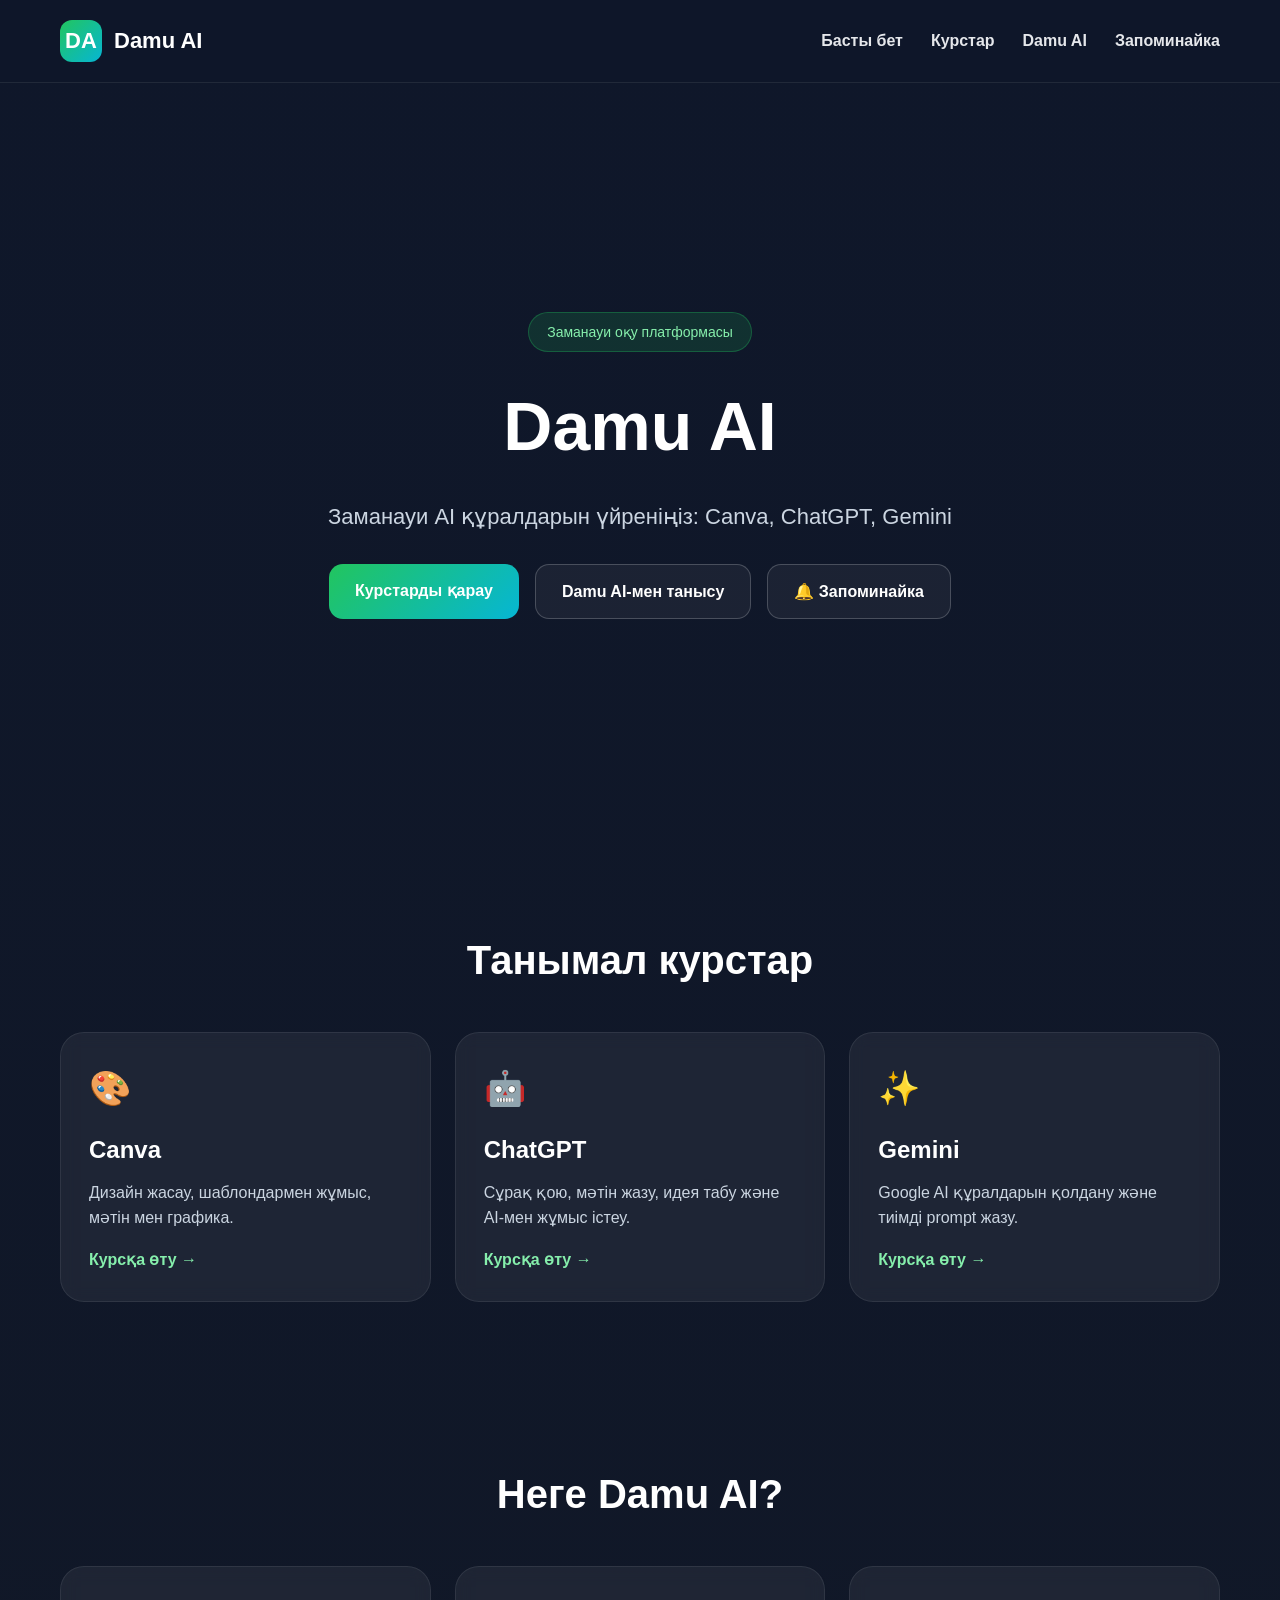
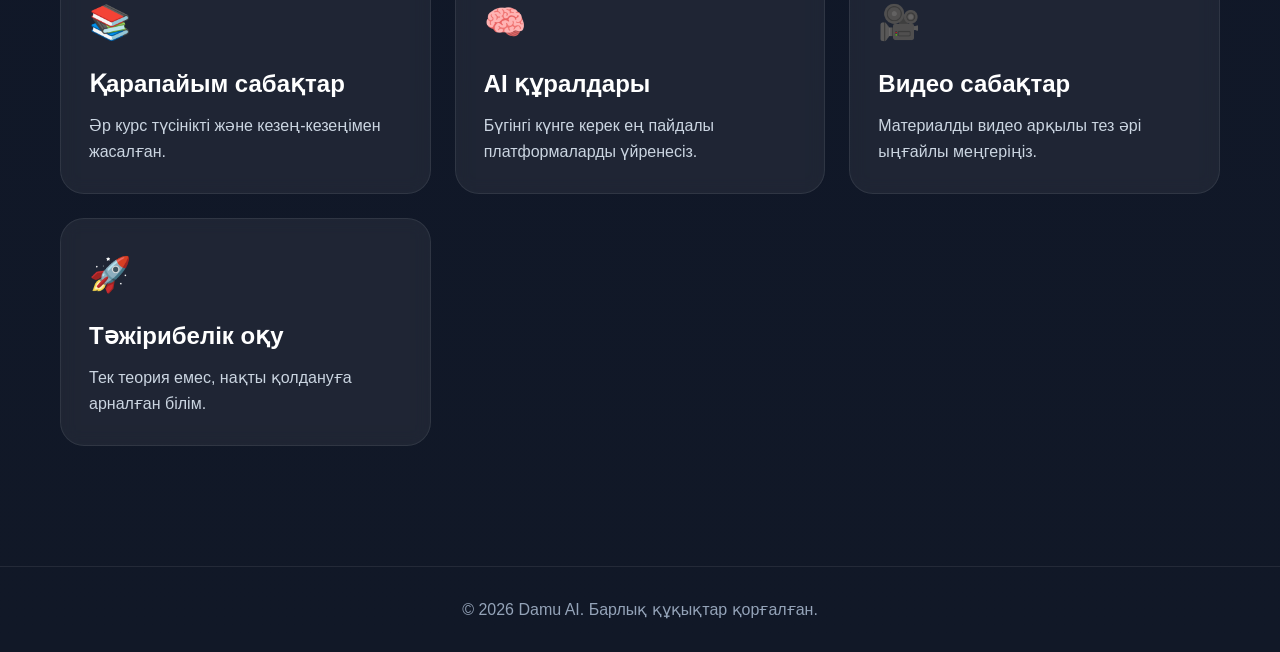
<file: index.html>
<!DOCTYPE html>
<html lang="kk">
<head>
  <meta charset="UTF-8" />
  <meta name="viewport" content="width=device-width, initial-scale=1.0" />
  <title>Damu AI</title>
  <link rel="stylesheet" href="style.css" />
</head>
<body>

  <header class="header">
    <div class="logo">
      <div class="logo-icon">DA</div>
      <span>Damu AI</span>
    </div>

    <nav class="nav">
      <a href="index.html">Басты бет</a>
      <a href="#courses">Курстар</a>
      <a href="#about">Damu AI</a>
      <a href="zapominajka.html">Запоминайка</a>
    </nav>
  </header>

  <main>
    <section class="hero">
      <div class="hero-badge">Заманауи оқу платформасы</div>
      <h1>Damu AI</h1>
      <p>
        Заманауи AI құралдарын үйреніңіз: Canva, ChatGPT, Gemini
      </p>

      <div class="hero-buttons">
        <a href="#courses" class="btn btn-primary">Курстарды қарау</a>
        <a href="#about" class="btn btn-secondary">Damu AI-мен танысу</a>
        <a href="zapominajka.html" class="btn btn-secondary">🔔 Запоминайка</a>
      </div>
    </section>

    <section class="courses" id="courses">
      <h2>Танымал курстар</h2>
      <div class="cards">

        <a href="canva.html" class="card">
          <div class="card-icon">🎨</div>
          <h3>Canva</h3>
          <p>Дизайн жасау, шаблондармен жұмыс, мәтін мен графика.</p>
          <span class="card-link">Курсқа өту →</span>
        </a>

        <a href="chatgpt.html" class="card">
          <div class="card-icon">🤖</div>
          <h3>ChatGPT</h3>
          <p>Сұрақ қою, мәтін жазу, идея табу және AI-мен жұмыс істеу.</p>
          <span class="card-link">Курсқа өту →</span>
        </a>

        <a href="gemini.html" class="card">
          <div class="card-icon">✨</div>
          <h3>Gemini</h3>
          <p>Google AI құралдарын қолдану және тиімді prompt жазу.</p>
          <span class="card-link">Курсқа өту →</span>
        </a>

      </div>
    </section>

    <section class="features" id="about">
      <h2>Неге Damu AI?</h2>

      <div class="feature-grid">
        <div class="feature-box">
          <div class="feature-icon">📚</div>
          <h3>Қарапайым сабақтар</h3>
          <p>Әр курс түсінікті және кезең-кезеңімен жасалған.</p>
        </div>

        <div class="feature-box">
          <div class="feature-icon">🧠</div>
          <h3>AI құралдары</h3>
          <p>Бүгінгі күнге керек ең пайдалы платформаларды үйренесіз.</p>
        </div>

        <div class="feature-box">
          <div class="feature-icon">🎥</div>
          <h3>Видео сабақтар</h3>
          <p>Материалды видео арқылы тез әрі ыңғайлы меңгеріңіз.</p>
        </div>

        <div class="feature-box">
          <div class="feature-icon">🚀</div>
          <h3>Тәжірибелік оқу</h3>
          <p>Тек теория емес, нақты қолдануға арналған білім.</p>
        </div>
      </div>
    </section>
  </main>

  <footer class="footer">
    <p>© 2026 Damu AI. Барлық құқықтар қорғалған.</p>
  </footer>

</body>
</html>
</file>
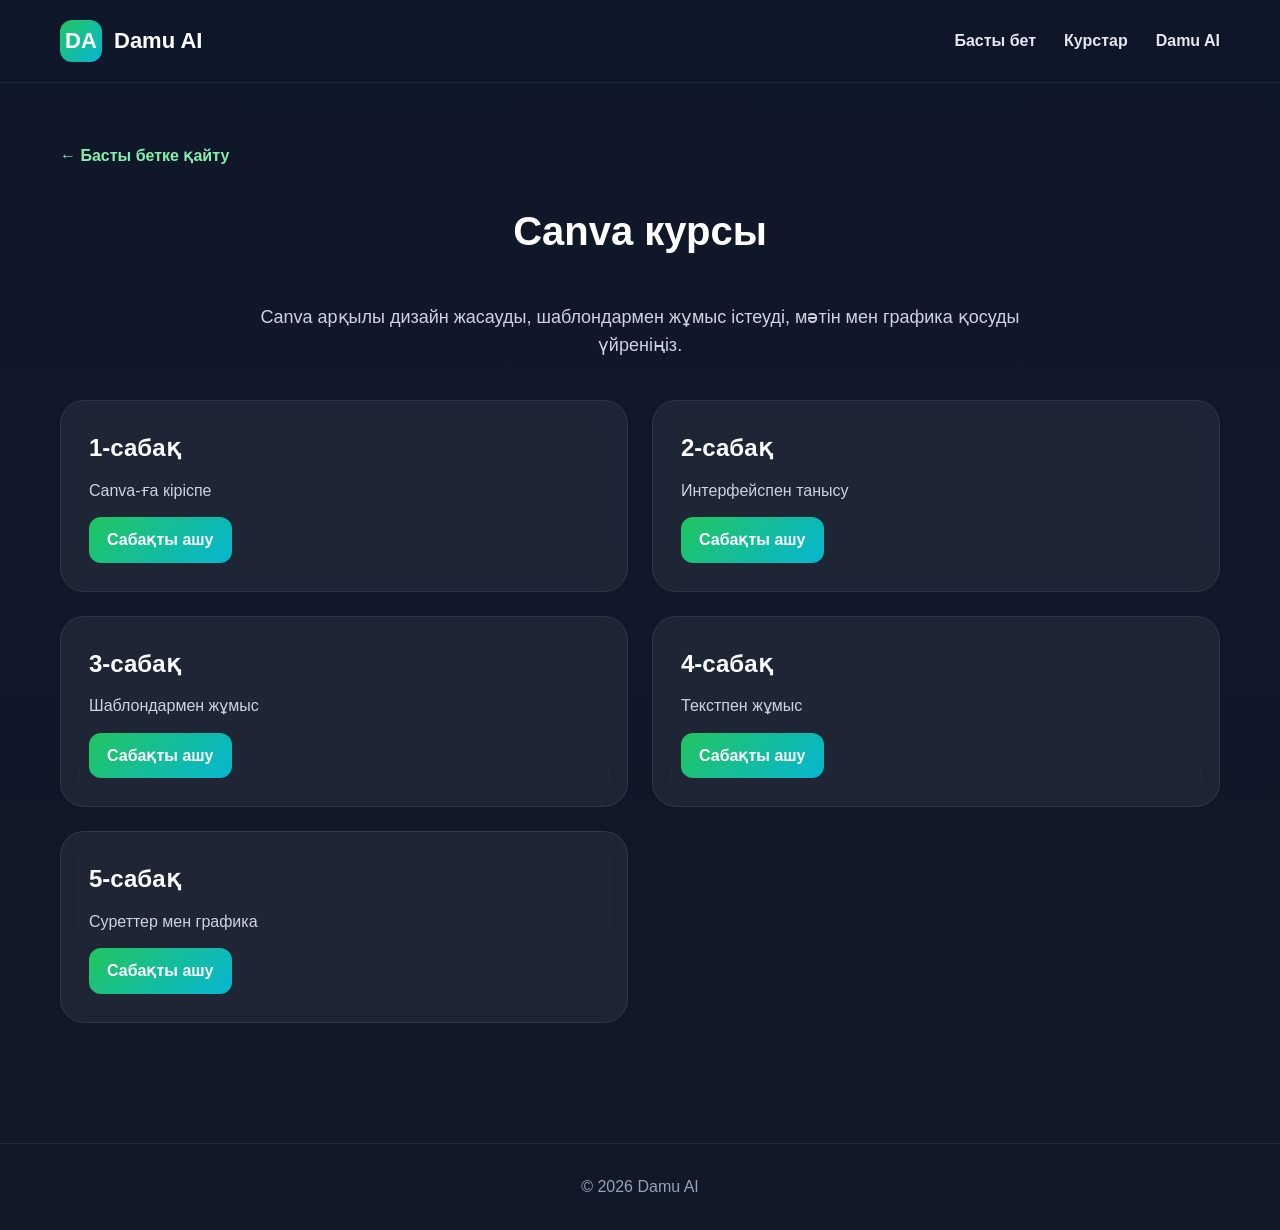
<file: canva.html>
<!DOCTYPE html>
<html lang="kk">
<head>
  <meta charset="UTF-8" />
  <meta name="viewport" content="width=device-width, initial-scale=1.0" />
  <title>Canva — Damu AI</title>
  <link rel="stylesheet" href="style.css" />
</head>
<body>
  <header class="header">
    <div class="logo">
      <div class="logo-icon">DA</div>
      <span>Damu AI</span>
    </div>
    <nav class="nav">
      <a href="index.html">Басты бет</a>
      <a href="index.html#courses">Курстар</a>
      <a href="index.html#about">Damu AI</a>
    </nav>
  </header>

  <main class="course-page">
    <a href="index.html" class="back-link">← Басты бетке қайту</a>
    <h1>Canva курсы</h1>
    <p class="course-intro">
      Canva арқылы дизайн жасауды, шаблондармен жұмыс істеуді, мәтін мен графика қосуды үйреніңіз.
    </p>

    <div class="lessons">
      <div class="lesson-card">
        <h3>1-сабақ</h3>
        <p>Canva-ға кіріспе</p>
        <a href="https://youtu.be/8XroIaIyPXY?si=J5krrXheUSEi7FcF" target="_blank">Сабақты ашу</a>
      </div>

      <div class="lesson-card">
        <h3>2-сабақ</h3>
        <p>Интерфейспен танысу</p>
        <a href="https://youtu.be/LSoFhtOnUaE?si=HeUScebhPesfhyCI" target="_blank">Сабақты ашу</a>
      </div>

      <div class="lesson-card">
        <h3>3-сабақ</h3>
        <p>Шаблондармен жұмыс</p>
        <a href="https://youtu.be/iKq5Cdff6uk?si=Ef8z4qQGS8ZqpTlr" target="_blank">Сабақты ашу</a>
      </div>

      <div class="lesson-card">
        <h3>4-сабақ</h3>
        <p>Текстпен жұмыс</p>
        <a href="https://youtu.be/nIhfQqX__Rg?si=PuwD7ACmn1tWfnLu" target="_blank">Сабақты ашу</a>
      </div>

      <div class="lesson-card">
        <h3>5-сабақ</h3>
        <p>Суреттер мен графика</p>
        <a href="https://youtu.be/OZGL-o0Y4cg?si=DddsQisGswqiHQY4" target="_blank">Сабақты ашу</a>
      </div>
    </div>
  </main>

  <footer class="footer">
    <p>© 2026 Damu AI</p>
  </footer>
</body>
</html>
</file>
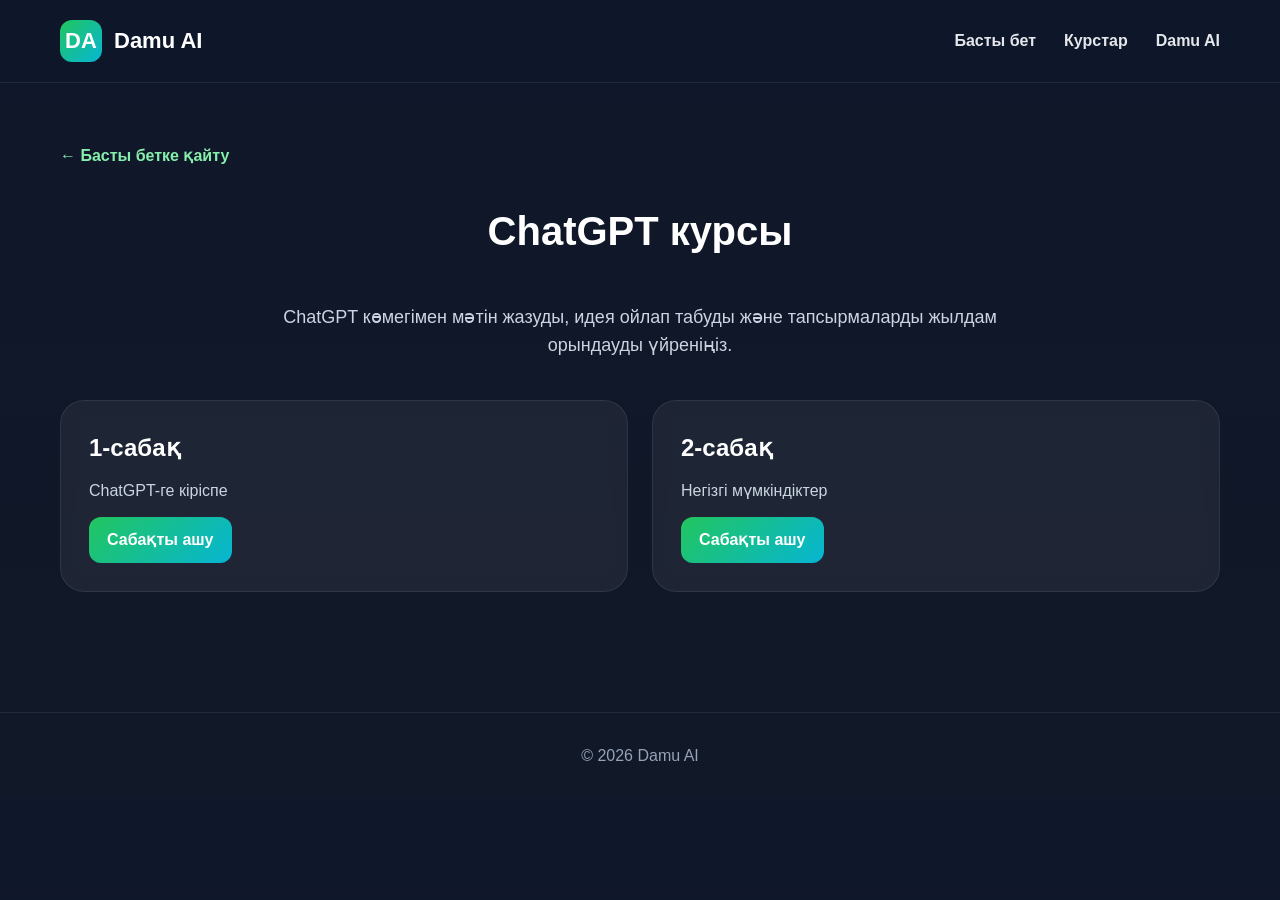
<file: chatgpt.html>
<!DOCTYPE html>
<html lang="kk">
<head>
  <meta charset="UTF-8" />
  <meta name="viewport" content="width=device-width, initial-scale=1.0" />
  <title>ChatGPT — Damu AI</title>
  <link rel="stylesheet" href="style.css" />
</head>
<body>
  <header class="header">
    <div class="logo">
      <div class="logo-icon">DA</div>
      <span>Damu AI</span>
    </div>
    <nav class="nav">
      <a href="index.html">Басты бет</a>
      <a href="index.html#courses">Курстар</a>
      <a href="index.html#about">Damu AI</a>
    </nav>
  </header>

  <main class="course-page">
    <a href="index.html" class="back-link">← Басты бетке қайту</a>
    <h1>ChatGPT курсы</h1>
    <p class="course-intro">
      ChatGPT көмегімен мәтін жазуды, идея ойлап табуды және тапсырмаларды жылдам орындауды үйреніңіз.
    </p>

    <div class="lessons">
      <div class="lesson-card">
        <h3>1-сабақ</h3>
        <p>ChatGPT-ге кіріспе</p>
        <a href="https://youtu.be/xbvlByeAyUs?si=NSCvRXFFklDgMYJ7" target="_blank">Сабақты ашу</a>
      </div>

      <div class="lesson-card">
        <h3>2-сабақ</h3>
        <p>Негізгі мүмкіндіктер</p>
        <a href="https://youtu.be/rt_CX91Nhso?si=0B-xVsNN5OD9AjpI" target="_blank">Сабақты ашу</a>
      </div>
    </div>
  </main>

  <footer class="footer">
    <p>© 2026 Damu AI</p>
  </footer>
</body>
</html>
</file>
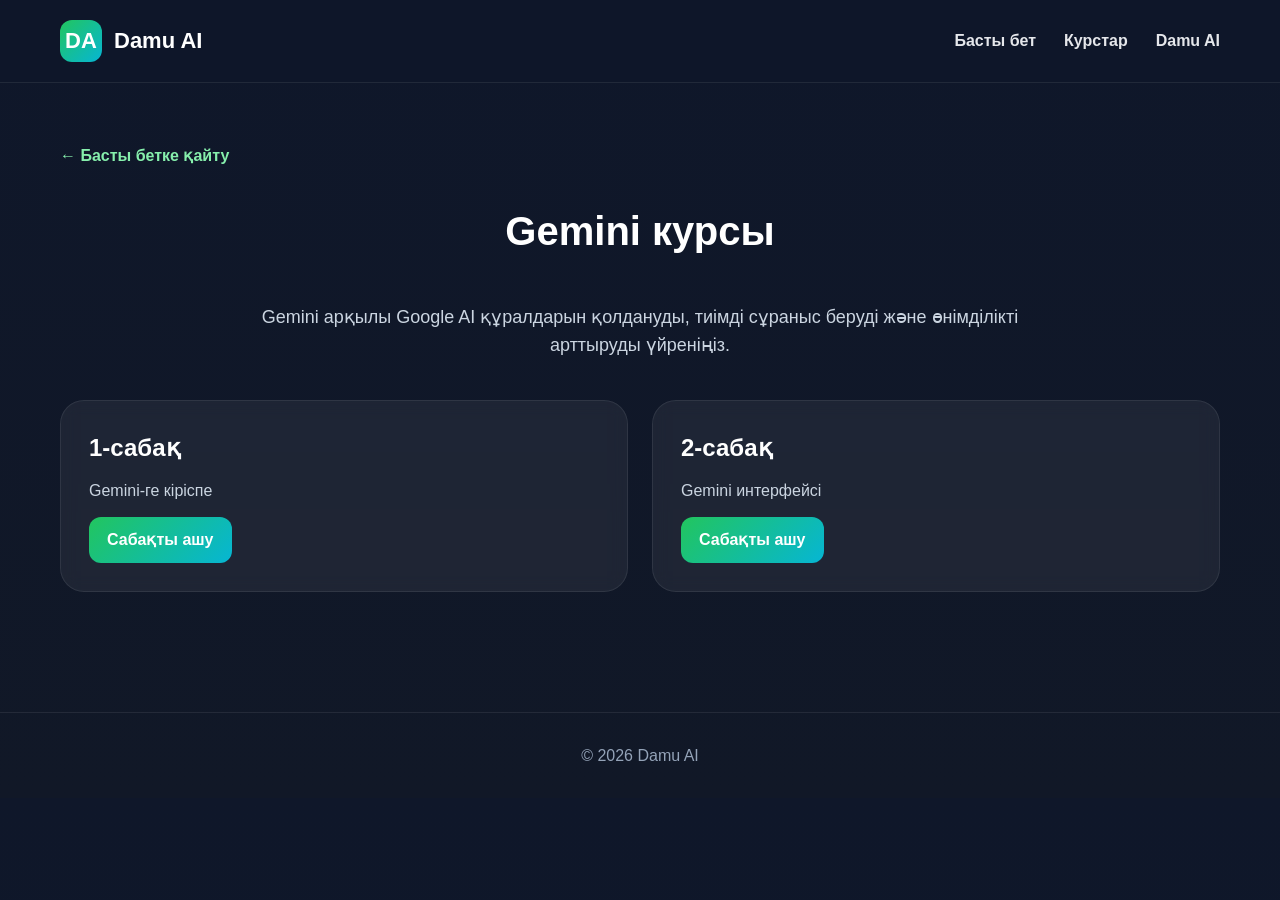
<file: gemini.html>
<!DOCTYPE html>
<html lang="kk">
<head>
  <meta charset="UTF-8" />
  <meta name="viewport" content="width=device-width, initial-scale=1.0" />
  <title>Gemini — Damu AI</title>
  <link rel="stylesheet" href="style.css" />
</head>
<body>
  <header class="header">
    <div class="logo">
      <div class="logo-icon">DA</div>
      <span>Damu AI</span>
    </div>
    <nav class="nav">
      <a href="index.html">Басты бет</a>
      <a href="index.html#courses">Курстар</a>
      <a href="index.html#about">Damu AI</a>
    </nav>
  </header>

  <main class="course-page">
    <a href="index.html" class="back-link">← Басты бетке қайту</a>
    <h1>Gemini курсы</h1>
    <p class="course-intro">
      Gemini арқылы Google AI құралдарын қолдануды, тиімді сұраныс беруді және өнімділікті арттыруды үйреніңіз.
    </p>

    <div class="lessons">
      <div class="lesson-card">
        <h3>1-сабақ</h3>
        <p>Gemini-ге кіріспе</p>
        <a href="https://youtu.be/FjFByBnClmI?si=Z6gTF1m0xAtOaThO" target="_blank">Сабақты ашу</a>
      </div>

      <div class="lesson-card">
        <h3>2-сабақ</h3>
        <p>Gemini интерфейсі</p>
        <a href="https://youtu.be/M0IkPs61L5c?si=cA5SelJ99RwvYOn6" target="_blank">Сабақты ашу</a>
      </div>
    </div>
  </main>

  <footer class="footer">
    <p>© 2026 Damu AI</p>
  </footer>
</body>
</html>
</file>
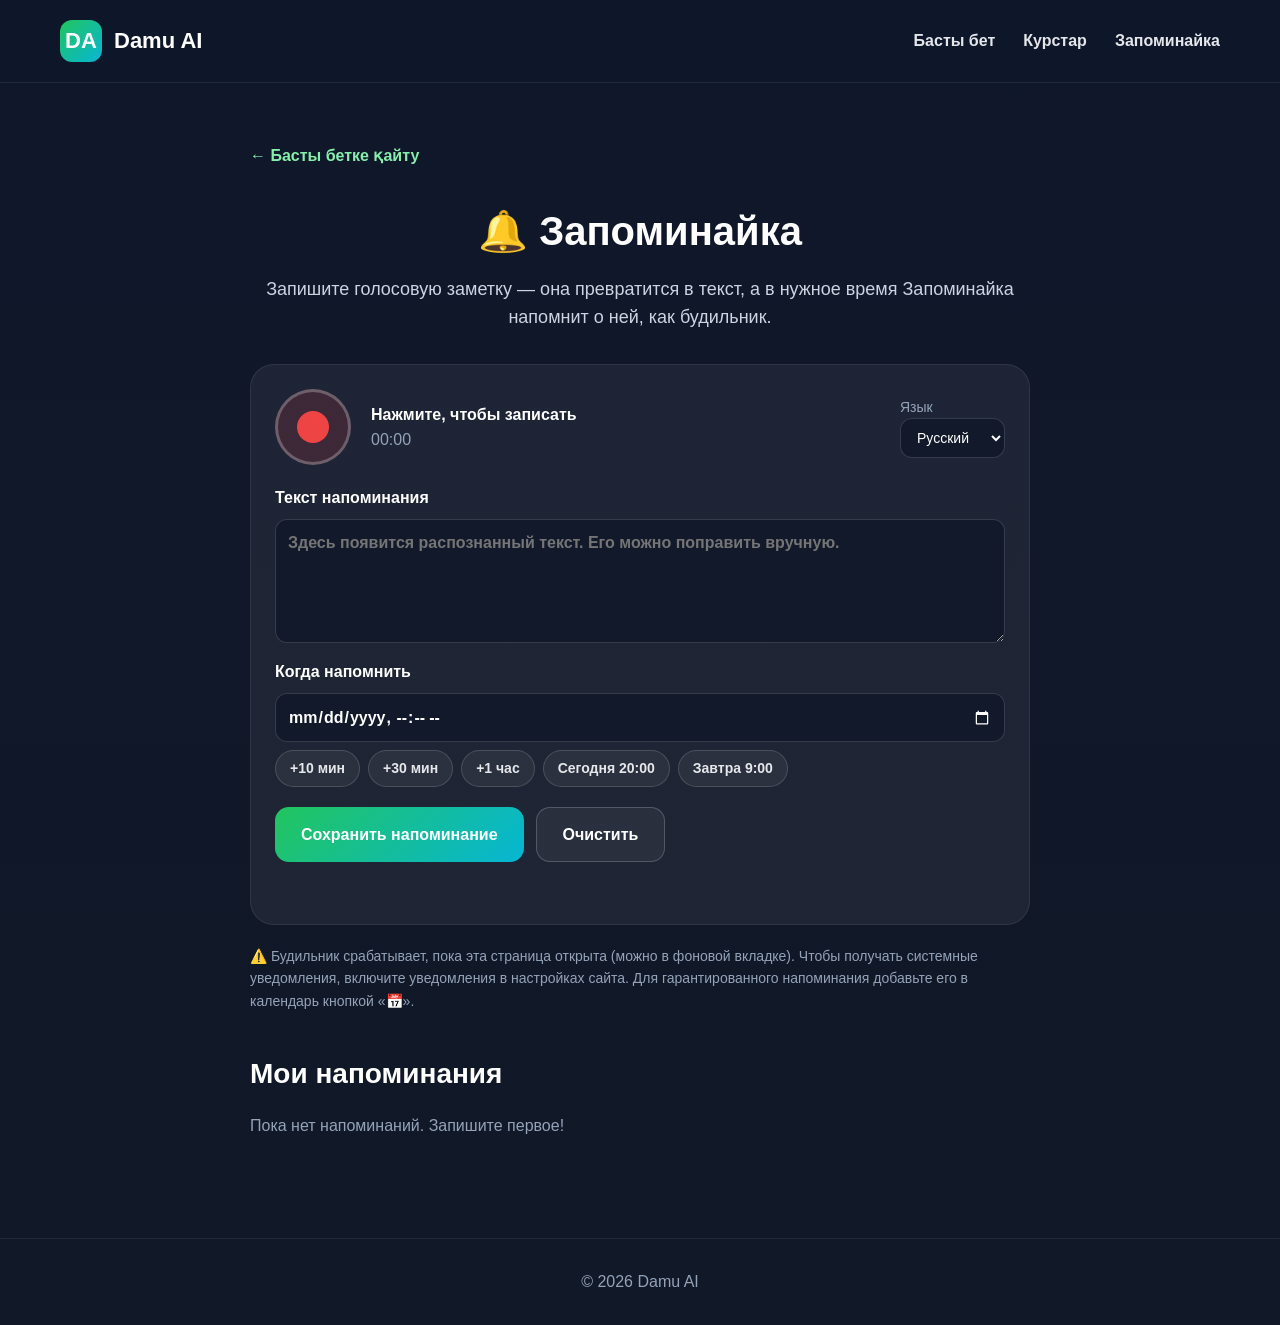
<file: zapominajka.html>
<!DOCTYPE html>
<html lang="ru">
<head>
  <meta charset="UTF-8" />
  <meta name="viewport" content="width=device-width, initial-scale=1.0" />
  <title>Запоминайка — Damu AI</title>
  <link rel="stylesheet" href="style.css" />
  <link rel="stylesheet" href="zapominajka.css" />
</head>
<body>
  <header class="header">
    <div class="logo">
      <div class="logo-icon">DA</div>
      <span>Damu AI</span>
    </div>
    <nav class="nav">
      <a href="index.html">Басты бет</a>
      <a href="index.html#courses">Курстар</a>
      <a href="zapominajka.html">Запоминайка</a>
    </nav>
  </header>

  <main class="zap">
    <a href="index.html" class="back-link">← Басты бетке қайту</a>
    <h1>🔔 Запоминайка</h1>
    <p class="zap-intro">
      Запишите голосовую заметку — она превратится в текст, а в нужное время
      Запоминайка напомнит о ней, как будильник.
    </p>

    <section class="zap-panel">
      <div class="zap-recorder">
        <button id="recordBtn" class="rec-btn" type="button" aria-label="Начать запись">
          <span class="rec-dot"></span>
        </button>
        <div class="rec-info">
          <div id="recStatus" class="rec-status">Нажмите, чтобы записать</div>
          <div id="recTimer" class="rec-timer">00:00</div>
        </div>
        <label class="zap-lang">
          Язык
          <select id="langSelect">
            <option value="ru-RU">Русский</option>
            <option value="kk-KZ">Қазақша</option>
            <option value="en-US">English</option>
          </select>
        </label>
      </div>

      <p id="sttWarning" class="zap-warning" hidden>
        Ваш браузер не умеет распознавать речь. Аудио всё равно запишется, а текст
        можно ввести вручную. Для распознавания используйте Chrome, Edge или Safari.
      </p>

      <audio id="previewAudio" controls hidden></audio>

      <label class="zap-field">
        Текст напоминания
        <textarea id="noteText" rows="4" placeholder="Здесь появится распознанный текст. Его можно поправить вручную."></textarea>
      </label>

      <div class="zap-field">
        Когда напомнить
        <input id="remindAt" type="datetime-local" />
        <div class="zap-quick">
          <button type="button" data-add="10">+10 мин</button>
          <button type="button" data-add="30">+30 мин</button>
          <button type="button" data-add="60">+1 час</button>
          <button type="button" data-preset="evening">Сегодня 20:00</button>
          <button type="button" data-preset="tomorrow">Завтра 9:00</button>
        </div>
      </div>

      <div class="zap-actions">
        <button id="saveBtn" class="btn btn-primary" type="button">Сохранить напоминание</button>
        <button id="clearBtn" class="btn btn-secondary" type="button">Очистить</button>
      </div>
      <p id="formMsg" class="zap-msg" role="status"></p>
    </section>

    <p id="notifyHint" class="zap-hint">
      ⚠️ Будильник срабатывает, пока эта страница открыта (можно в фоновой вкладке).
      Чтобы получать системные уведомления, <button id="notifyBtn" type="button" class="link-btn">разрешите уведомления</button>.
      Для гарантированного напоминания добавьте его в календарь кнопкой «📅».
    </p>

    <section class="zap-list-wrap">
      <h2>Мои напоминания</h2>
      <ul id="noteList" class="zap-list"></ul>
      <p id="emptyMsg" class="zap-empty">Пока нет напоминаний. Запишите первое!</p>
    </section>
  </main>

  <div id="alarm" class="alarm" hidden>
    <div class="alarm-box" role="alertdialog" aria-labelledby="alarmTitle">
      <div class="alarm-bell">⏰</div>
      <h2 id="alarmTitle">Напоминание!</h2>
      <p id="alarmText" class="alarm-text"></p>
      <audio id="alarmAudio" controls></audio>
      <div class="alarm-actions">
        <button id="snoozeBtn" class="btn btn-secondary" type="button">Отложить на 10 мин</button>
        <button id="doneBtn" class="btn btn-primary" type="button">Готово</button>
      </div>
    </div>
  </div>

  <footer class="footer">
    <p>© 2026 Damu AI</p>
  </footer>

  <script src="zapominajka.js"></script>
</body>
</html>
</file>
<file: style.css>
* {
  margin: 0;
  padding: 0;
  box-sizing: border-box;
}

html {
  scroll-behavior: smooth;
}

body {
  font-family: Arial, sans-serif;
  background: linear-gradient(180deg, #0f172a 0%, #111827 100%);
  color: white;
  line-height: 1.6;
}

a {
  text-decoration: none;
  color: inherit;
}

.header {
  width: 100%;
  padding: 20px 60px;
  display: flex;
  justify-content: space-between;
  align-items: center;
  background: rgba(15, 23, 42, 0.85);
  backdrop-filter: blur(10px);
  position: sticky;
  top: 0;
  z-index: 1000;
  border-bottom: 1px solid rgba(255,255,255,0.08);
}

.logo {
  display: flex;
  align-items: center;
  gap: 12px;
  font-size: 22px;
  font-weight: 700;
}

.logo-icon {
  width: 42px;
  height: 42px;
  border-radius: 12px;
  background: linear-gradient(135deg, #22c55e, #06b6d4);
  display: flex;
  align-items: center;
  justify-content: center;
  font-weight: bold;
  color: white;
}

.nav {
  display: flex;
  gap: 28px;
}

.nav a {
  color: #e5e7eb;
  font-weight: 600;
  transition: 0.3s;
}

.nav a:hover {
  color: #22c55e;
}

.hero {
  min-height: 85vh;
  padding: 80px 20px;
  display: flex;
  flex-direction: column;
  justify-content: center;
  align-items: center;
  text-align: center;
}

.hero-badge {
  background: rgba(34, 197, 94, 0.15);
  color: #86efac;
  padding: 8px 18px;
  border-radius: 999px;
  margin-bottom: 20px;
  font-size: 14px;
  border: 1px solid rgba(34, 197, 94, 0.3);
}

.hero h1 {
  font-size: 68px;
  margin-bottom: 18px;
}

.hero p {
  max-width: 760px;
  font-size: 22px;
  color: #cbd5e1;
  margin-bottom: 30px;
}

.hero-buttons {
  display: flex;
  gap: 16px;
  flex-wrap: wrap;
  justify-content: center;
}

.btn {
  padding: 14px 26px;
  border-radius: 14px;
  font-weight: 700;
  transition: 0.3s;
  display: inline-block;
}

.btn-primary {
  background: linear-gradient(135deg, #22c55e, #06b6d4);
  color: white;
}

.btn-primary:hover {
  transform: translateY(-2px);
  box-shadow: 0 10px 25px rgba(6, 182, 212, 0.25);
}

.btn-secondary {
  border: 1px solid rgba(255,255,255,0.2);
  color: white;
  background: rgba(255,255,255,0.05);
}

.btn-secondary:hover {
  background: rgba(255,255,255,0.10);
  transform: translateY(-2px);
}

.courses, .features, .course-page {
  max-width: 1200px;
  margin: 0 auto;
  padding: 80px 20px;
}

.courses h2,
.features h2,
.course-page h1 {
  text-align: center;
  font-size: 40px;
  margin-bottom: 40px;
}

.cards,
.feature-grid {
  display: grid;
  grid-template-columns: repeat(3, 1fr);
  gap: 24px;
}

.card,
.feature-box,
.lesson-card {
  background: rgba(255,255,255,0.06);
  border: 1px solid rgba(255,255,255,0.08);
  border-radius: 24px;
  padding: 28px;
  transition: 0.3s;
  backdrop-filter: blur(8px);
}

.card:hover,
.feature-box:hover,
.lesson-card:hover {
  transform: translateY(-6px);
  border-color: rgba(34, 197, 94, 0.5);
  box-shadow: 0 15px 40px rgba(0,0,0,0.25);
}

.card-icon,
.feature-icon {
  font-size: 34px;
  margin-bottom: 16px;
}

.card h3,
.feature-box h3,
.lesson-card h3 {
  margin-bottom: 10px;
  font-size: 24px;
}

.card p,
.feature-box p,
.lesson-card p {
  color: #cbd5e1;
}

.card-link {
  display: inline-block;
  margin-top: 16px;
  color: #86efac;
  font-weight: 700;
}

.course-page {
  padding-top: 60px;
}

.course-page p.course-intro {
  max-width: 800px;
  margin: 0 auto 40px;
  text-align: center;
  color: #cbd5e1;
  font-size: 18px;
}

.lessons {
  display: grid;
  grid-template-columns: repeat(2, 1fr);
  gap: 24px;
  margin-top: 40px;
}

.lesson-card a {
  display: inline-block;
  margin-top: 14px;
  padding: 10px 18px;
  border-radius: 12px;
  background: linear-gradient(135deg, #22c55e, #06b6d4);
  color: white;
  font-weight: 700;
}

.back-link {
  display: inline-block;
  margin-bottom: 30px;
  color: #86efac;
  font-weight: 700;
}

.footer {
  text-align: center;
  padding: 30px 20px;
  color: #94a3b8;
  border-top: 1px solid rgba(255,255,255,0.08);
  margin-top: 40px;
}

@media (max-width: 900px) {
  .cards,
  .feature-grid,
  .lessons {
    grid-template-columns: 1fr;
  }

  .header {
    flex-direction: column;
    gap: 16px;
    padding: 20px;
  }

  .hero h1 {
    font-size: 44px;
  }

  .hero p {
    font-size: 18px;
  }

  .nav {
    flex-wrap: wrap;
    justify-content: center;
  }
}
</file>
<file: zapominajka.css>
.zap {
  max-width: 820px;
  margin: 0 auto;
  padding: 60px 20px;
}

.zap h1 {
  text-align: center;
  font-size: 40px;
  margin-bottom: 12px;
}

.zap-intro {
  text-align: center;
  color: #cbd5e1;
  font-size: 18px;
  margin-bottom: 32px;
}

.zap-panel,
.zap-list li {
  background: rgba(255,255,255,0.06);
  border: 1px solid rgba(255,255,255,0.08);
  border-radius: 24px;
  padding: 24px;
}

.zap-recorder {
  display: flex;
  align-items: center;
  gap: 20px;
  flex-wrap: wrap;
  margin-bottom: 20px;
}

.rec-btn {
  width: 76px;
  height: 76px;
  border-radius: 50%;
  border: 3px solid rgba(255,255,255,0.25);
  background: rgba(239, 68, 68, 0.15);
  display: flex;
  align-items: center;
  justify-content: center;
  cursor: pointer;
  transition: 0.3s;
  flex-shrink: 0;
}

.rec-btn:hover {
  border-color: #ef4444;
}

.rec-dot {
  width: 32px;
  height: 32px;
  border-radius: 50%;
  background: #ef4444;
  transition: 0.3s;
}

.rec-btn.recording {
  animation: pulse 1.4s infinite;
  border-color: #ef4444;
}

.rec-btn.recording .rec-dot {
  border-radius: 6px;
  width: 26px;
  height: 26px;
}

@keyframes pulse {
  0% { box-shadow: 0 0 0 0 rgba(239, 68, 68, 0.5); }
  70% { box-shadow: 0 0 0 18px rgba(239, 68, 68, 0); }
  100% { box-shadow: 0 0 0 0 rgba(239, 68, 68, 0); }
}

.rec-info {
  flex: 1;
  min-width: 140px;
}

.rec-status {
  font-weight: 700;
}

.rec-timer {
  color: #94a3b8;
  font-variant-numeric: tabular-nums;
}

.zap-lang {
  display: flex;
  flex-direction: column;
  font-size: 14px;
  color: #94a3b8;
}

.zap select,
.zap textarea,
.zap input {
  font: inherit;
  color: white;
  background: rgba(15, 23, 42, 0.8);
  border: 1px solid rgba(255,255,255,0.15);
  border-radius: 12px;
  padding: 10px 12px;
  width: 100%;
}

.zap input[type="datetime-local"] {
  color-scheme: dark;
}

.zap textarea {
  resize: vertical;
}

.zap textarea:focus,
.zap input:focus,
.zap select:focus {
  outline: none;
  border-color: #22c55e;
}

.zap-field {
  display: flex;
  flex-direction: column;
  gap: 8px;
  margin-top: 16px;
  font-weight: 700;
}

.zap-quick {
  display: flex;
  flex-wrap: wrap;
  gap: 8px;
}

.zap-quick button,
.note-actions button {
  font: inherit;
  font-size: 14px;
  font-weight: 600;
  color: #e5e7eb;
  background: rgba(255,255,255,0.06);
  border: 1px solid rgba(255,255,255,0.15);
  border-radius: 999px;
  padding: 6px 14px;
  cursor: pointer;
  transition: 0.2s;
}

.zap-quick button:hover,
.note-actions button:hover {
  border-color: #22c55e;
  color: #86efac;
}

#previewAudio {
  width: 100%;
  margin-top: 8px;
}

.zap-actions {
  display: flex;
  gap: 12px;
  flex-wrap: wrap;
  margin-top: 20px;
}

.zap-actions .btn,
.alarm-actions .btn {
  border: none;
  font: inherit;
  font-weight: 700;
  cursor: pointer;
}

.zap-actions .btn-secondary,
.alarm-actions .btn-secondary {
  border: 1px solid rgba(255,255,255,0.2);
}

.zap-msg {
  margin-top: 12px;
  min-height: 1.6em;
  color: #86efac;
}

.zap-msg.error {
  color: #fca5a5;
}

.zap-warning {
  margin-bottom: 12px;
  padding: 12px 16px;
  border-radius: 12px;
  background: rgba(234, 179, 8, 0.12);
  border: 1px solid rgba(234, 179, 8, 0.3);
  color: #fde68a;
}

.zap-hint {
  margin: 20px 0 0;
  font-size: 14px;
  color: #94a3b8;
}

.link-btn {
  font: inherit;
  color: #86efac;
  background: none;
  border: none;
  text-decoration: underline;
  cursor: pointer;
  padding: 0;
}

.zap-list-wrap h2 {
  font-size: 28px;
  margin: 40px 0 16px;
}

.zap-list {
  list-style: none;
  display: flex;
  flex-direction: column;
  gap: 14px;
}

.zap-list li.done {
  opacity: 0.55;
}

.zap-list li.overdue {
  border-color: rgba(239, 68, 68, 0.5);
}

.note-time {
  font-size: 14px;
  color: #86efac;
  font-weight: 700;
}

.zap-list li.done .note-time {
  color: #94a3b8;
}

.note-text {
  margin: 6px 0 10px;
  white-space: pre-wrap;
  word-break: break-word;
}

.note-text.empty {
  color: #94a3b8;
  font-style: italic;
}

.zap-list audio {
  width: 100%;
  height: 40px;
  margin-bottom: 10px;
}

.note-actions {
  display: flex;
  flex-wrap: wrap;
  gap: 8px;
}

.zap-empty {
  color: #94a3b8;
}

.alarm {
  position: fixed;
  inset: 0;
  z-index: 2000;
  background: rgba(2, 6, 23, 0.85);
  backdrop-filter: blur(6px);
  display: flex;
  align-items: center;
  justify-content: center;
  padding: 16px;
}

.alarm[hidden] {
  display: none;
}

.alarm-box {
  width: 100%;
  max-width: 480px;
  text-align: center;
  background: #111827;
  border: 1px solid rgba(34, 197, 94, 0.4);
  border-radius: 24px;
  padding: 32px 24px;
}

.alarm-bell {
  font-size: 64px;
  animation: ring 0.6s infinite;
}

@keyframes ring {
  0%, 100% { transform: rotate(0); }
  25% { transform: rotate(-15deg); }
  75% { transform: rotate(15deg); }
}

.alarm-text {
  font-size: 20px;
  margin: 12px 0 16px;
  white-space: pre-wrap;
  word-break: break-word;
}

.alarm audio {
  width: 100%;
  margin-bottom: 16px;
}

.alarm-actions {
  display: flex;
  gap: 12px;
  justify-content: center;
  flex-wrap: wrap;
}

@media (max-width: 600px) {
  .zap h1 {
    font-size: 32px;
  }

  .zap-panel,
  .zap-list li {
    padding: 18px;
  }
}
</file>
